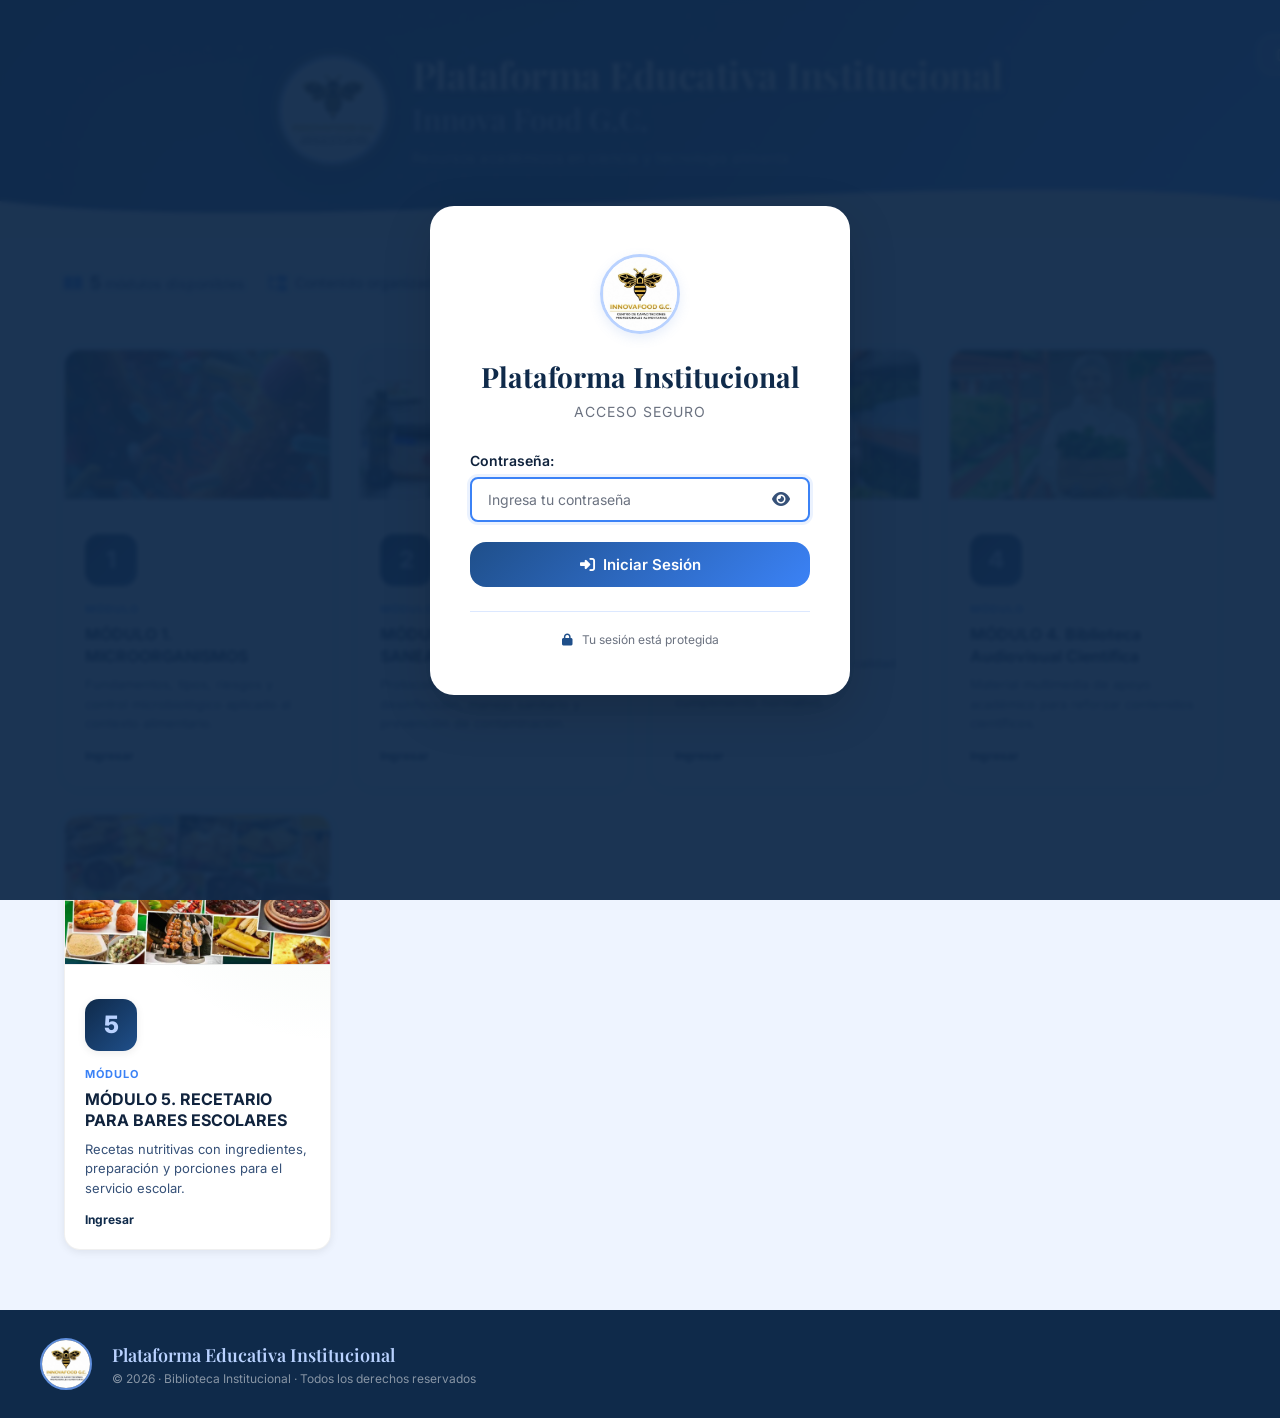
<file: index.html>
<!DOCTYPE html>
<html lang="es">
<head>
  <meta charset="UTF-8" />
  <meta name="viewport" content="width=device-width, initial-scale=1.0" />
  <title>Contenido del Módulo</title>
  <link rel="stylesheet" href="styles.css" />
  <link rel="preconnect" href="https://fonts.googleapis.com" />
  <link rel="preconnect" href="https://fonts.gstatic.com" crossorigin />
  <link href="https://fonts.googleapis.com/css2?family=Playfair+Display:wght@400;600;700&family=Inter:wght@300;400;500;600&display=swap" rel="stylesheet" />
  <link rel="stylesheet" href="https://cdnjs.cloudflare.com/ajax/libs/font-awesome/6.5.0/css/all.min.css" />
</head>
<body data-page="module">

  <!-- Modal de Login -->
  <div id="loginModal" class="login-modal">
    <div class="login-container">
      <div class="login-header">
        <img src="LOGO.jpeg" alt="Logo" class="login-logo" />
        <h1>Plataforma Institucional</h1>
        <p>Acceso Seguro</p>
      </div>
      
      <form id="loginForm" class="login-form">
        <div class="form-group">
          <label for="passwordInput">Contraseña:</label>
          <div class="password-wrapper">
            <input 
              type="password" 
              id="passwordInput" 
              placeholder="Ingresa tu contraseña" 
              required 
              autocomplete="off"
            />
            <button type="button" class="toggle-password" id="togglePasswordBtn" onclick="togglePasswordVisibility()">
              <i class="fas fa-eye"></i>
            </button>
          </div>
        </div>
        
        <button type="submit" class="login-btn">
          <i class="fas fa-sign-in-alt"></i> Iniciar Sesión
        </button>
      </form>
      
      <div id="loginError" class="login-error" style="display:none;"></div>
      
      <div class="login-footer">
        <p><i class="fas fa-lock"></i> Tu sesión está protegida</p>
      </div>
    </div>
  </div>

  <div id="moduleFiveLoginModal" class="login-modal hidden">
    <div class="login-container">
      <div class="login-header">
        <img src="LOGO.jpeg" alt="Logo" class="login-logo" />
        <h1>Acceso al recetario</h1>
        <p>Ingresa la contraseña autorizada para continuar.</p>
      </div>

      <form id="moduleFiveLoginForm" class="login-form">
        <div class="form-group">
          <label for="moduleFivePasswordInput">Contraseña:</label>
          <div class="password-wrapper">
            <input
              type="password"
              id="moduleFivePasswordInput"
              placeholder="Ingresa tu contraseña"
              required
              autocomplete="off"
            />
            <button type="button" class="toggle-password" id="toggleModuleFivePasswordBtn" onclick="toggleModuleFivePasswordVisibility()">
              <i class="fas fa-eye"></i>
            </button>
          </div>
        </div>

        <button type="submit" class="login-btn">
          <i class="fas fa-lock"></i> Acceder
        </button>
      </form>

      <div id="moduleFiveLoginError" class="login-error" style="display:none;"></div>
    </div>
  </div>

  <header class="header">
    <div class="header-bg"></div>
    <div class="header-content">
      <div class="logo-wrapper">
        <img src="LOGO.jpeg" alt="Logo" class="logo" />
      </div>
      <div class="header-text">
        <h1 class="header-title" id="moduleTitle">Plataforma Educativa Institucional </h1>
        <h2 class="header-subtitle" id="moduleSubtitle">Innova Food G.C.</h2>
        <p class="header-desc" id="moduleDesc">Recursos académicos en ciencia y tecnología alimenta</p>
      </div>
      <button class="logout-btn" onclick="logoutUser()" title="Cerrar sesión">
        <i class="fas fa-sign-out-alt"></i>
        <span>Cerrar Sesión</span>
      </button>
    </div>
    <div class="header-wave">
      <svg viewBox="0 0 1440 80" preserveAspectRatio="none">
        <path d="M0,40 C360,80 1080,0 1440,40 L1440,80 L0,80 Z" fill="#f5f0e8"/>
      </svg>
    </div>
  </header>

  <section class="toolbar">
    <div class="module-nav">
      <a class="back-link" href="index.html">
        <i class="fas fa-arrow-left"></i>
        Volver a módulos
      </a>
    </div>

    <div class="stats-bar">
      <div class="stat-item">
        <i class="fas fa-book-open"></i>
        <span><strong id="total-books">0</strong> recursos disponibles</span>
      </div>
      <div class="stat-item">
        <i class="fas fa-folder-tree"></i>
        <span id="moduleNameBadge">Módulo</span>
      </div>
    </div>

    <div class="search-wrapper">
      <i class="fas fa-search search-icon"></i>
      <input
        type="text"
        id="searchInput"
        class="search-input"
        placeholder="Buscar recurso por título..."
        oninput="filterBooks()"
      />
      <button class="clear-btn" onclick="clearSearch()" id="clearBtn" style="display:none">
        <i class="fas fa-times"></i>
      </button>
    </div>
    <div class="results-info" id="resultsInfo"></div>
  </section>

  <section class="inline-player" id="inlinePlayer" style="display:none" aria-live="polite">
    <div class="inline-player-header">
      <h3 class="inline-player-title" id="inlinePlayerTitle">Reproductor de video</h3>
      <button class="inline-player-close" id="inlinePlayerClose" type="button" aria-label="Cerrar reproductor">
        <i class="fas fa-times"></i>
      </button>
    </div>
    <video id="inlineVideo" class="inline-video" controls preload="metadata"></video>
    <iframe
      id="inlineDriveFrame"
      class="inline-video inline-drive-frame"
      title="Reproductor de Google Drive"
      allow="autoplay; fullscreen"
      allowfullscreen
      loading="lazy"
      style="display:none"
    ></iframe>
    <p class="inline-player-help">Puedes usar los controles para pausar, adelantar o ajustar el volumen del video.</p>
  </section>

  <section class="recipe-viewer" id="recipeViewer" aria-hidden="true" role="dialog" aria-modal="true" aria-labelledby="recipeViewerTitle">
    <div class="recipe-viewer-panel">
      <div class="recipe-viewer-header">
        <div>
          <p class="recipe-viewer-kicker">Recetario para bares escolares</p>
          <h2 class="recipe-viewer-title" id="recipeViewerTitle">Detalle de la receta</h2>
        </div>
        <button class="inline-player-close" id="recipeViewerClose" type="button" aria-label="Cerrar imagen">
          <i class="fas fa-times"></i>
        </button>
      </div>
      <div class="recipe-viewer-stage">
        <button class="recipe-viewer-arrow" type="button" data-recipe-viewer-direction="prev" aria-label="Ver imagen anterior">
          <i class="fas fa-chevron-left"></i>
        </button>
        <img class="recipe-viewer-image" id="recipeViewerImage" alt="" />
        <button class="recipe-viewer-arrow" type="button" data-recipe-viewer-direction="next" aria-label="Ver imagen siguiente">
          <i class="fas fa-chevron-right"></i>
        </button>
      </div>
      <span class="recipe-viewer-counter" id="recipeViewerCounter">1 / 2</span>
    </div>
  </section>

  <main class="library-grid" id="libraryGrid"></main>

  <div class="no-results" id="noResults" style="display:none">
    <i class="fas fa-search fa-3x"></i>
    <p>No se encontraron recursos con ese título.</p>
    <button onclick="clearSearch()">Ver todos los recursos</button>
  </div>

  <footer class="footer">
    <div class="footer-content">
      <img src="LOGO.jpeg" alt="Logo" class="footer-logo" />
      <div class="footer-text">
        <p class="footer-title">Plataforma Educativa Institucional</p>
        <p class="footer-copy">&copy; 2026 · Biblioteca Institucional · Todos los derechos reservados</p>
      </div>
    </div>
  </footer>

  <script src="script.js"></script>
</body>
</html>
</file>
<file: styles.css>
/* =========================================
   VARIABLES Y RESET
   ========================================= */
:root {
  --green-dark:    #0f2a4a;
  --green-mid:     #1f4f8a;
  --green-light:   #3b82f6;
  --green-soft:    #7fb1ff;
  --gold:          #5f8edc;
  --gold-light:    #b9d2ff;
  --cream:         #eef4ff;
  --cream-dark:    #dce8ff;
  --text-dark:     #10233d;
  --text-mid:      #365178;
  --text-light:    #6b7280;
  --white:         #ffffff;
  --shadow-sm:     0 2px 8px rgba(0,0,0,0.08);
  --shadow-md:     0 6px 24px rgba(0,0,0,0.12);
  --shadow-lg:     0 16px 48px rgba(0,0,0,0.18);
  --radius-sm:     8px;
  --radius-md:     16px;
  --radius-lg:     24px;
  --transition:    all 0.35s cubic-bezier(0.4, 0, 0.2, 1);
}

*, *::before, *::after {
  box-sizing: border-box;
  margin: 0;
  padding: 0;
}

html {
  scroll-behavior: smooth;
  background: var(--green-dark);
}

body {
  font-family: 'Inter', sans-serif;
  background: var(--cream);
  color: var(--text-dark);
  min-height: 100vh;
  overflow-x: hidden;
}

/* =========================================
   HEADER
   ========================================= */
.header {
  position: relative;
  background: linear-gradient(135deg, var(--green-dark) 0%, var(--green-mid) 55%, var(--green-light) 100%);
  padding: 0;
  overflow: hidden;
  min-height: 240px;
  display: flex;
  flex-direction: column;
  justify-content: center;
}

.header-bg {
  position: absolute;
  inset: 0;
  background:
    radial-gradient(circle at 10% 50%, rgba(95,142,220,0.26) 0%, transparent 60%),
    radial-gradient(circle at 90% 20%, rgba(127,177,255,0.22) 0%, transparent 50%);
  pointer-events: none;
}

/* Patrón decorativo de puntos */
.header::before {
  content: '';
  position: absolute;
  inset: 0;
  background-image: radial-gradient(circle, rgba(255,255,255,0.06) 1px, transparent 1px);
  background-size: 32px 32px;
  pointer-events: none;
}

.header-content {
  position: relative;
  display: flex;
  align-items: center;
  justify-content: space-between;
  gap: 24px;
  max-width: 1200px;
  margin: 0 auto;
  padding: 40px 32px 60px;
  z-index: 1;
}

.logo-wrapper {
  flex-shrink: 0;
  width: 110px;
  height: 110px;
  border-radius: 50%;
  padding: 4px;
  background: linear-gradient(135deg, var(--gold), var(--gold-light), var(--gold));
  box-shadow: 0 0 0 4px rgba(201,168,76,0.25), var(--shadow-lg);
}

.logo {
  width: 100%;
  height: 100%;
  object-fit: cover;
  border-radius: 50%;
  display: block;
}

.header-text {
  color: var(--white);
  flex: 1;
  min-width: 0;
}

.header-title {
  font-family: 'Playfair Display', serif;
  font-size: clamp(24px, 4vw, 38px);
  font-weight: 700;
  line-height: 1.1;
  letter-spacing: -0.5px;
  text-shadow: 0 2px 12px rgba(0,0,0,0.3);
}

.header-subtitle {
  font-family: 'Playfair Display', serif;
  font-size: clamp(20px, 3vw, 30px);
  font-weight: 600;
  color: var(--gold-light);
  margin-top: 4px;
  text-shadow: 0 2px 8px rgba(0,0,0,0.25);
}

.header-desc {
  font-size: 14px;
  font-weight: 300;
  color: rgba(255,255,255,0.75);
  margin-top: 10px;
  letter-spacing: 0.5px;
}

.header-wave {
  position: absolute;
  bottom: -1px;
  left: 0;
  width: 100%;
  line-height: 0;
}

.header-wave svg {
  display: block;
  width: 100%;
  height: 80px;
}

/* Botón de Cerrar Sesión */
.logout-btn {
  flex-shrink: 0;
  position: absolute;
  top: 20px;
  right: calc(8px - 10cm);
  background: rgba(255, 255, 255, 0.15);
  color: var(--white);
  border: 2px solid rgba(255, 255, 255, 0.3);
  padding: 11px 18px;
  border-radius: var(--radius-md);
  font-size: 13px;
  font-weight: 600;
  font-family: 'Inter', sans-serif;
  cursor: pointer;
  display: flex;
  align-items: center;
  gap: 8px;
  transition: var(--transition);
  backdrop-filter: blur(4px);
  white-space: nowrap;
  height: fit-content;
}

.logout-btn:hover {
  background: rgba(255, 255, 255, 0.25);
  border-color: rgba(255, 255, 255, 0.5);
  transform: translateY(-2px);
  box-shadow: 0 8px 16px rgba(0, 0, 0, 0.15);
}

.logout-btn:active {
  transform: translateY(0);
}

.logout-btn i {
  font-size: 14px;
}

@media (max-width: 768px) {
  .logout-btn span {
    display: none;
  }
  
  .logout-btn {
    top: 16px;
    right: 8px;
    padding: 10px 12px;
  }
}

/* =========================================
   TOOLBAR: BÚSQUEDA Y ESTADÍSTICAS
   ========================================= */
.toolbar {
  max-width: 1200px;
  margin: 0 auto;
  padding: 32px 24px 8px;
}

.stats-bar {
  display: flex;
  gap: 24px;
  flex-wrap: wrap;
  margin-bottom: 20px;
}

.stat-item {
  display: flex;
  align-items: center;
  gap: 8px;
  color: var(--text-mid);
  font-size: 14px;
  font-weight: 500;
}

.stat-item i {
  color: var(--green-light);
  font-size: 16px;
}

.stat-item strong {
  color: var(--green-dark);
  font-size: 18px;
  font-weight: 700;
}

.search-wrapper {
  position: relative;
  width: 100%;
  max-width: 560px;
}

.search-icon {
  position: absolute;
  left: 18px;
  top: 50%;
  transform: translateY(-50%);
  color: var(--green-light);
  font-size: 16px;
  pointer-events: none;
}

.search-input {
  width: 100%;
  padding: 14px 48px 14px 48px;
  border: 2px solid var(--cream-dark);
  border-radius: 50px;
  font-size: 15px;
  font-family: 'Inter', sans-serif;
  color: var(--text-dark);
  background: var(--white);
  box-shadow: var(--shadow-sm);
  transition: var(--transition);
  outline: none;
}

.search-input:focus {
  border-color: var(--green-light);
  box-shadow: 0 0 0 4px rgba(64,145,108,0.12), var(--shadow-sm);
}

.search-input::placeholder { color: #aab; }

.clear-btn {
  position: absolute;
  right: 16px;
  top: 50%;
  transform: translateY(-50%);
  background: none;
  border: none;
  color: var(--text-light);
  cursor: pointer;
  padding: 4px;
  font-size: 14px;
  transition: color 0.2s;
}
.clear-btn:hover { color: var(--green-dark); }

.results-info {
  margin-top: 12px;
  font-size: 13px;
  color: var(--text-light);
  min-height: 20px;
}

.modules-intro {
  margin-top: 8px;
  color: var(--text-mid);
  font-size: 14px;
}

.module-nav {
  display: flex;
  align-items: center;
  justify-content: space-between;
  flex-wrap: wrap;
  gap: 12px;
  margin-bottom: 18px;
}

body[data-page="module"] .toolbar {
  max-width: 1380px;
  display: grid;
  grid-template-columns: auto 1fr;
  grid-template-areas:
    "nav nav"
    "stats search"
    "results results";
  column-gap: 16px;
  row-gap: 12px;
  align-items: center;
}

body[data-page="module"] .module-nav {
  grid-area: nav;
  margin-bottom: 0;
}

body[data-page="module"] .stats-bar {
  grid-area: stats;
  margin-bottom: 0;
  gap: 10px;
}

body[data-page="module"] .stat-item {
  background: var(--white);
  border: 1px solid var(--cream-dark);
  border-radius: 999px;
  padding: 10px 14px;
  box-shadow: var(--shadow-sm);
}

body[data-page="module"] .search-wrapper {
  grid-area: search;
  justify-self: end;
  max-width: 720px;
}

body[data-page="module"] .results-info {
  grid-area: results;
  margin-top: 0;
}

.back-link {
  display: inline-flex;
  align-items: center;
  gap: 8px;
  text-decoration: none;
  border-radius: 999px;
  padding: 10px 16px;
  font-size: 13px;
  font-weight: 600;
  transition: var(--transition);
}

.back-link {
  color: var(--green-dark);
  background: var(--cream-dark);
}

.back-link:hover {
  background: #e5dac0;
}

.inline-player {
  max-width: 1380px;
  margin: 8px auto 0;
  padding: 0 24px;
}

.inline-player-header {
  display: flex;
  align-items: center;
  justify-content: space-between;
  gap: 12px;
  background: var(--white);
  border: 1px solid var(--cream-dark);
  border-bottom: none;
  border-radius: var(--radius-md) var(--radius-md) 0 0;
  padding: 12px 16px;
}

.inline-player-title {
  font-size: 15px;
  font-weight: 700;
  color: var(--text-dark);
  line-height: 1.3;
}

.inline-player-close {
  width: 34px;
  height: 34px;
  border: 1px solid var(--cream-dark);
  background: var(--white);
  border-radius: 50%;
  color: var(--text-mid);
  cursor: pointer;
  transition: var(--transition);
}

.inline-player-close:hover {
  background: var(--cream);
  color: var(--green-dark);
}

.inline-video {
  width: auto;
  max-width: 100%;
  margin: 0 auto;
  display: block;
  border-radius: 0 0 var(--radius-md) var(--radius-md);
  border: 1px solid var(--cream-dark);
  background: transparent;
  max-height: 72vh;
}

.inline-drive-frame {
  width: min(100%, 1100px);
  height: auto;
  aspect-ratio: 16 / 9;
}

.inline-player-help {
  margin-top: 8px;
  font-size: 12px;
  color: var(--text-light);
}

.recipe-viewer {
  position: fixed;
  inset: 0;
  z-index: 30;
  display: flex;
  align-items: center;
  justify-content: center;
  padding: 24px;
  background: rgba(15, 42, 74, 0.86);
  backdrop-filter: blur(5px);
  opacity: 0;
  visibility: hidden;
  pointer-events: none;
  transition: opacity 0.28s ease, visibility 0.28s ease;
}

.recipe-viewer.is-open {
  opacity: 1;
  visibility: visible;
  pointer-events: auto;
}
.modal-open { overflow: hidden; }

.recipe-viewer-panel {
  width: min(1180px, 100%);
  max-height: calc(100vh - 48px);
  overflow: auto;
  padding: 16px;
  border-radius: var(--radius-md);
  background: var(--white);
  box-shadow: var(--shadow-lg);
  transform: translateY(14px) scale(0.97);
  transition: transform 0.28s ease;
}

.recipe-viewer.is-open .recipe-viewer-panel {
  transform: translateY(0) scale(1);
}

.recipe-viewer-header {
  display: flex;
  align-items: center;
  justify-content: space-between;
  gap: 16px;
  padding: 0 0 12px;
}

.recipe-viewer-kicker {
  color: var(--green-light);
  font-size: 11px;
  font-weight: 700;
  letter-spacing: 0.08em;
  text-transform: uppercase;
}

.recipe-viewer-title {
  margin-top: 3px;
  color: var(--text-dark);
  font-size: 18px;
  line-height: 1.3;
}

.recipe-viewer-stage {
  position: relative;
  width: 100%;
  height: min(72vh, 760px);
  display: flex;
  align-items: center;
  justify-content: center;
  gap: 12px;
  padding: 0 8px;
  background: var(--cream);
  border-radius: var(--radius-sm);
  overflow: hidden;
}

.recipe-viewer-image {
  display: block;
  width: auto;
  max-width: 100%;
  height: 100%;
  min-width: 0;
  object-fit: contain;
  border-radius: var(--radius-sm);
  background: var(--white);
}

.recipe-viewer-arrow,
.recipe-card-arrow {
  display: inline-flex;
  align-items: center;
  justify-content: center;
  border: 0;
  color: var(--white);
  background: var(--green-dark);
  cursor: pointer;
  transition: var(--transition);
}

.recipe-viewer button:focus,
.recipe-card-arrow:focus,
.book-card:focus {
  outline: none;
}

.recipe-viewer button:focus-visible,
.recipe-card-arrow:focus-visible,
.book-card:focus-visible {
  outline: 2px solid var(--green-soft);
  outline-offset: 3px;
}

.recipe-viewer-arrow {
  flex: 0 0 42px;
  width: 42px;
  height: 42px;
  border-radius: 50%;
  position: relative;
  z-index: 2;
}

.recipe-viewer-arrow:hover,
.recipe-card-arrow:hover { background: var(--green-light); }

.recipe-viewer-arrow:disabled,
.recipe-card-arrow:disabled {
  opacity: 0.45;
  cursor: default;
}

.recipe-viewer-counter,
.recipe-card-counter {
  color: var(--text-mid);
  font-size: 12px;
  font-weight: 700;
  text-align: center;
}

.recipe-viewer-counter {
  display: block;
  margin-top: 8px;
}

/* =========================================
   GRILLA DE LIBROS
   ========================================= */
.library-grid {
  display: grid;
  grid-template-columns: repeat(auto-fill, minmax(200px, 1fr));
  gap: 28px;
  max-width: 1200px;
  margin: 28px auto 60px;
  padding: 0 24px;
}

@media (min-width: 1360px) {
  body[data-page="module"] .library-grid {
    grid-template-columns: repeat(5, minmax(195px, 235px));
    justify-content: center;
    max-width: 1360px;
    column-gap: 18px;
    row-gap: 30px;
    margin-top: 34px;
  }
}

.module-grid {
  grid-template-columns: repeat(auto-fill, minmax(250px, 1fr));
}

.module-card {
  background: var(--white);
  border-radius: var(--radius-md);
  padding: 0 0 22px;
  border: 1px solid rgba(0,0,0,0.06);
  box-shadow: var(--shadow-sm);
  text-decoration: none;
  color: inherit;
  display: flex;
  flex-direction: column;
  gap: 16px;
  position: relative;
  overflow: hidden;
  transition: var(--transition);
  animation: fadeInUp 0.4s ease both;
}

.module-cover-wrap {
  width: 100%;
  height: 150px;
  overflow: hidden;
  border-bottom: 1px solid rgba(0,0,0,0.08);
}

.module-cover {
  width: 100%;
  height: 100%;
  object-fit: cover;
  object-position: center;
  display: block;
  transition: transform 0.5s ease;
}

.module-card:hover .module-cover {
  transform: scale(1.06);
}

.module-card::before {
  content: '';
  position: absolute;
  inset: 0;
  background: radial-gradient(circle at top right, rgba(64,145,108,0.08), transparent 45%);
  pointer-events: none;
}

.module-card:hover {
  transform: translateY(-8px) scale(1.015);
  box-shadow: var(--shadow-lg);
  border-color: var(--green-soft);
}

.module-icon-wrap {
  margin: 18px 20px 0;
  width: 52px;
  height: 52px;
  border-radius: 14px;
  display: inline-flex;
  align-items: center;
  justify-content: center;
  background: linear-gradient(135deg, var(--green-dark), var(--green-mid));
  color: var(--gold-light);
  font-size: 22px;
  box-shadow: var(--shadow-sm);
}

.module-number {
  font-size: 24px;
  font-weight: 800;
  line-height: 1;
  color: var(--gold-light);
}

.module-info {
  padding: 0 20px;
  display: flex;
  flex-direction: column;
  flex: 1;
  gap: 8px;
}

.module-kicker {
  font-size: 11px;
  letter-spacing: 1px;
  text-transform: uppercase;
  color: var(--green-light);
  font-weight: 700;
}

.module-title {
  font-size: 16px;
  line-height: 1.35;
  color: var(--text-dark);
}

.module-desc {
  font-size: 13px;
  line-height: 1.5;
  color: var(--text-mid);
}

.module-cta {
  margin-top: auto;
  padding-top: 6px;
  font-size: 12px;
  font-weight: 700;
  color: var(--green-dark);
}

/* =========================================
   TARJETA DE LIBRO
   ========================================= */
.book-card {
  background: var(--white);
  border-radius: var(--radius-md);
  overflow: hidden;
  box-shadow: var(--shadow-sm);
  cursor: pointer;
  transition: var(--transition);
  display: flex;
  flex-direction: column;
  border: 1px solid rgba(0,0,0,0.06);
  text-decoration: none;
  color: inherit;
  position: relative;
}

.book-card:hover {
  transform: translateY(-8px) scale(1.015);
  box-shadow: var(--shadow-lg);
  border-color: var(--green-soft);
}

/* Contenedor de portada */
.book-cover-wrapper {
  position: relative;
  width: 100%;
  padding-top: 155%; /* Marco vertical uniforme para las portadas */
  overflow: hidden;
  background: linear-gradient(135deg, var(--cream), var(--cream-dark));
}

.recipe-cover-wrapper {
  display: flex;
  align-items: center;
  justify-content: center;
  background: #f7f4ee;
}

.book-cover {
  position: absolute;
  inset: 0;
  width: 100%;
  height: 100%;
  object-fit: cover;
  transition: transform 0.5s ease;
}

.recipe-cover-wrapper .book-cover {
  object-fit: cover;
  object-position: center;
  padding: 0;
  background: #f7f4ee;
}

.book-cover-pdf {
  position: absolute;
  inset: 0;
  width: 100%;
  height: 100%;
  border: none;
  background: var(--white);
}

.book-card:hover .book-cover {
  transform: scale(1.06);
}

.book-card:hover .recipe-cover-wrapper .book-cover {
  transform: none;
}

.recipe-card-arrow {
  position: absolute;
  top: 50%;
  z-index: 2;
  width: 32px;
  height: 32px;
  border-radius: 50%;
  transform: translateY(-50%);
}

.recipe-card-arrow-prev { left: 10px; }
.recipe-card-arrow-next { right: 10px; }

.recipe-card-counter {
  position: absolute;
  right: 50%;
  bottom: 10px;
  z-index: 2;
  padding: 4px 9px;
  border-radius: 20px;
  color: var(--white);
  background: rgba(15, 42, 74, 0.78);
  transform: translateX(50%);
}

/* Fallback cuando la imagen no carga */
.book-cover-fallback {
  position: absolute;
  inset: 0;
  display: none;
  flex-direction: column;
  align-items: center;
  justify-content: center;
  gap: 12px;
  background: linear-gradient(145deg, #2d6a4f, #1a4731);
  color: var(--white);
  padding: 16px;
  text-align: center;
}

.book-cover-fallback i {
  font-size: 40px;
  color: var(--gold-light);
  opacity: 0.85;
}

.book-cover-fallback span {
  font-size: 12px;
  font-style: italic;
  font-weight: 300;
  opacity: 0.8;
  line-height: 1.4;
}

/* Etiqueta de categoría */
.book-badge {
  position: absolute;
  top: 10px;
  right: 10px;
  background: var(--gold);
  color: var(--white);
  font-size: 9px;
  font-weight: 700;
  text-transform: uppercase;
  letter-spacing: 0.8px;
  padding: 4px 9px;
  border-radius: 50px;
  box-shadow: 0 2px 8px rgba(0,0,0,0.2);
}

/* Información del libro */
.book-info {
  padding: 14px 14px 18px;
  flex: 1;
  display: flex;
  flex-direction: column;
  gap: 6px;
}

.book-title {
  font-size: 13px;
  font-weight: 600;
  line-height: 1.45;
  color: var(--text-dark);
  display: -webkit-box;
  line-clamp: 3;
  -webkit-line-clamp: 3;
  -webkit-box-orient: vertical;
  overflow: hidden;
}

.book-type {
  font-size: 11px;
  color: var(--green-light);
  font-weight: 500;
  display: flex;
  align-items: center;
  gap: 4px;
  margin-top: auto;
  padding-top: 8px;
  border-top: 1px solid var(--cream-dark);
}

.book-type i { font-size: 10px; }

/* =========================================
   SIN RESULTADOS
   ========================================= */
.no-results {
  text-align: center;
  padding: 80px 24px;
  color: var(--text-light);
}

.no-results i { margin-bottom: 20px; color: var(--cream-dark); }
.no-results p { font-size: 18px; margin-bottom: 20px; }

.no-results-help {
  font-size: 13px;
  margin-top: -10px;
}

.no-results button {
  background: var(--green-mid);
  color: var(--white);
  border: none;
  padding: 12px 28px;
  border-radius: 50px;
  font-size: 14px;
  font-family: 'Inter', sans-serif;
  cursor: pointer;
  font-weight: 500;
  transition: background 0.2s;
}
.no-results button:hover { background: var(--green-dark); }

/* =========================================
   ANIMACIÓN DE ENTRADA
   ========================================= */
@keyframes fadeInUp {
  from { opacity: 0; transform: translateY(24px); }
  to   { opacity: 1; transform: translateY(0); }
}

.book-card {
  animation: fadeInUp 0.4s ease both;
}

/* =========================================
   LOGIN MODAL
   ========================================= */
.login-modal {
  position: fixed;
  inset: 0;
  background: rgba(15, 42, 74, 0.95);
  display: flex;
  align-items: center;
  justify-content: center;
  z-index: 9999;
  backdrop-filter: blur(2px);
}

.login-modal.hidden {
  display: none;
}

.login-container {
  background: var(--white);
  border-radius: var(--radius-lg);
  box-shadow: var(--shadow-lg);
  padding: 48px 40px;
  max-width: 420px;
  width: 90%;
  animation: slideIn 0.5s cubic-bezier(0.34, 1.56, 0.64, 1);
}

@keyframes slideIn {
  from {
    opacity: 0;
    transform: translateY(-40px) scale(0.95);
  }
  to {
    opacity: 1;
    transform: translateY(0) scale(1);
  }
}

.login-header {
  text-align: center;
  margin-bottom: 32px;
}

.login-logo {
  width: 80px;
  height: 80px;
  border-radius: 50%;
  object-fit: cover;
  margin: 0 auto 20px;
  border: 3px solid var(--gold-light);
  box-shadow: 0 4px 12px rgba(95, 142, 220, 0.15);
}

.login-header h1 {
  font-family: 'Playfair Display', serif;
  font-size: 28px;
  font-weight: 700;
  color: var(--green-dark);
  margin-bottom: 8px;
}

.login-header p {
  color: var(--text-light);
  font-size: 14px;
  text-transform: uppercase;
  letter-spacing: 1px;
}

.login-form {
  display: flex;
  flex-direction: column;
  gap: 20px;
}

.form-group {
  display: flex;
  flex-direction: column;
  gap: 8px;
}

.form-group label {
  font-weight: 600;
  color: var(--text-dark);
  font-size: 14px;
}

.form-group input {
  padding: 12px 16px;
  border: 2px solid var(--cream-dark);
  border-radius: var(--radius-sm);
  font-family: 'Inter', sans-serif;
  font-size: 14px;
  color: var(--text-dark);
  transition: var(--transition);
}

.form-group input:focus {
  outline: none;
  border-color: var(--green-light);
  box-shadow: 0 0 0 3px rgba(59, 130, 246, 0.1);
}

.form-group input::placeholder {
  color: var(--text-light);
}

/* Contenedor del password con botón de ojo */
.password-wrapper {
  position: relative;
  display: flex;
  align-items: center;
}

.password-wrapper input {
  width: 100%;
  padding-right: 44px;
}

.toggle-password {
  position: absolute;
  right: 12px;
  background: none;
  border: none;
  cursor: pointer;
  color: var(--text-mid);
  font-size: 16px;
  padding: 8px;
  display: flex;
  align-items: center;
  justify-content: center;
  transition: color 0.3s ease;
}

.toggle-password:hover {
  color: var(--green-light);
}

.toggle-password:active {
  transform: scale(0.95);
}

.login-btn {
  padding: 13px 24px;
  background: linear-gradient(135deg, var(--green-mid) 0%, var(--green-light) 100%);
  color: var(--white);
  border: none;
  border-radius: var(--radius-md);
  font-size: 15px;
  font-weight: 600;
  cursor: pointer;
  font-family: 'Inter', sans-serif;
  transition: var(--transition);
  display: flex;
  align-items: center;
  justify-content: center;
  gap: 8px;
}

.login-btn:hover {
  transform: translateY(-2px);
  box-shadow: 0 8px 20px rgba(31, 79, 138, 0.3);
}

.login-btn:active {
  transform: translateY(0);
}

.login-error {
  background: #fee;
  color: #c00;
  padding: 12px 16px;
  border-radius: var(--radius-sm);
  font-size: 13px;
  border-left: 4px solid #c00;
}

.login-footer {
  text-align: center;
  margin-top: 24px;
  padding-top: 20px;
  border-top: 1px solid var(--cream-dark);
  font-size: 12px;
  color: var(--text-light);
}

.login-footer i {
  margin-right: 6px;
  color: var(--green-mid);
}

/* =========================================
   FOOTER
   ========================================= */
.footer {
  background: var(--green-dark);
  color: rgba(255,255,255,0.8);
  padding: 28px 32px;
}

.footer-content {
  max-width: 1200px;
  margin: 0 auto;
  display: flex;
  align-items: center;
  gap: 20px;
}

.footer-logo {
  width: 52px;
  height: 52px;
  border-radius: 50%;
  object-fit: cover;
  border: 2px solid var(--gold);
  flex-shrink: 0;
}

.footer-title {
  font-family: 'Playfair Display', serif;
  font-size: 18px;
  font-weight: 600;
  color: var(--gold-light);
}

.footer-copy {
  font-size: 12px;
  margin-top: 4px;
  color: rgba(255,255,255,0.5);
}

/* =========================================
   SCROLLBAR PERSONALIZADA
   ========================================= */
::-webkit-scrollbar { width: 8px; }
::-webkit-scrollbar-track { background: var(--cream); }
::-webkit-scrollbar-thumb { background: var(--green-soft); border-radius: 4px; }
::-webkit-scrollbar-thumb:hover { background: var(--green-mid); }

/* =========================================
   RESPONSIVE
   ========================================= */
@media (max-width: 768px) {
  .header-content {
    flex-direction: column;
    text-align: center;
    padding: 36px 20px 64px;
    gap: 20px;
  }

  .logo-wrapper { width: 90px; height: 90px; }

  .library-grid {
    grid-template-columns: repeat(auto-fill, minmax(155px, 1fr));
    gap: 18px;
    padding: 0 16px;
  }

  .toolbar { padding: 24px 16px 8px; }

  .stats-bar { gap: 14px; }

  .module-nav {
    flex-direction: column;
    align-items: flex-start;
  }

  body[data-page="module"] .toolbar {
    grid-template-columns: 1fr;
    grid-template-areas:
      "nav"
      "stats"
      "search"
      "results";
    row-gap: 12px;
  }

  body[data-page="module"] .search-wrapper {
    justify-self: stretch;
    max-width: 100%;
  }

  .inline-player {
    padding: 0 16px;
  }

  .inline-video {
    max-height: 52vh;
  }
}

@media (max-width: 480px) {
  .library-grid {
    grid-template-columns: repeat(2, 1fr);
    gap: 14px;
  }
}
</file>
